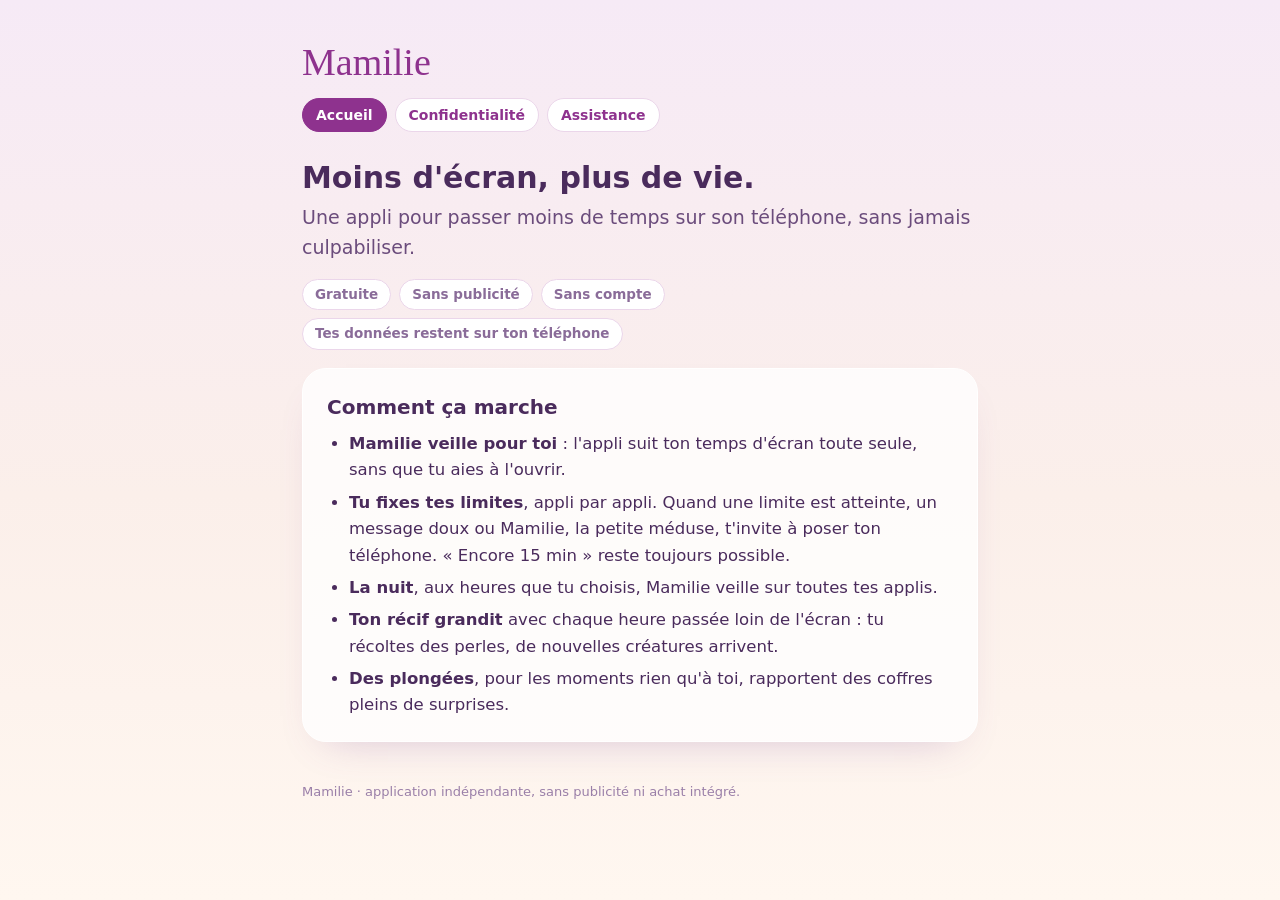
<file: index.html>
<!DOCTYPE html>
<html lang="fr">
<head>
<meta charset="utf-8">
<meta name="viewport" content="width=device-width, initial-scale=1">
<title>Mamilie · Moins d'écran, plus de vie</title>
<meta name="description" content="Une appli gratuite, sans pub et sans compte pour passer moins de temps sur son téléphone, sans culpabiliser.">
<link rel="stylesheet" href="style.css">
</head>
<body>
<main>
<header>
  <a class="logo" href="./">Mamilie</a>
  <nav><a href="./" aria-current="page">Accueil</a><a href="confidentialite.html">Confidentialité</a><a href="assistance.html">Assistance</a></nav>
</header>

<h1>Moins d'écran, plus de vie.</h1>
<p class="lead">Une appli pour passer moins de temps sur son téléphone, sans jamais culpabiliser.</p>
<div class="badges"><span>Gratuite</span><span>Sans publicité</span><span>Sans compte</span><span>Tes données restent sur ton téléphone</span></div>

<div class="card">
  <h2 style="margin-top:0">Comment ça marche</h2>
  <ul>
    <li><b>Mamilie veille pour toi</b> : l'appli suit ton temps d'écran toute seule, sans que tu aies à l'ouvrir.</li>
    <li><b>Tu fixes tes limites</b>, appli par appli. Quand une limite est atteinte, un message doux ou Mamilie, la petite méduse, t'invite à poser ton téléphone. « Encore 15 min » reste toujours possible.</li>
    <li><b>La nuit</b>, aux heures que tu choisis, Mamilie veille sur toutes tes applis.</li>
    <li><b>Ton récif grandit</b> avec chaque heure passée loin de l'écran : tu récoltes des perles, de nouvelles créatures arrivent.</li>
    <li><b>Des plongées</b>, pour les moments rien qu'à toi, rapportent des coffres pleins de surprises.</li>
  </ul>
</div>

<footer>Mamilie · application indépendante, sans publicité ni achat intégré.</footer>
</main>
</body>
</html>
</file>
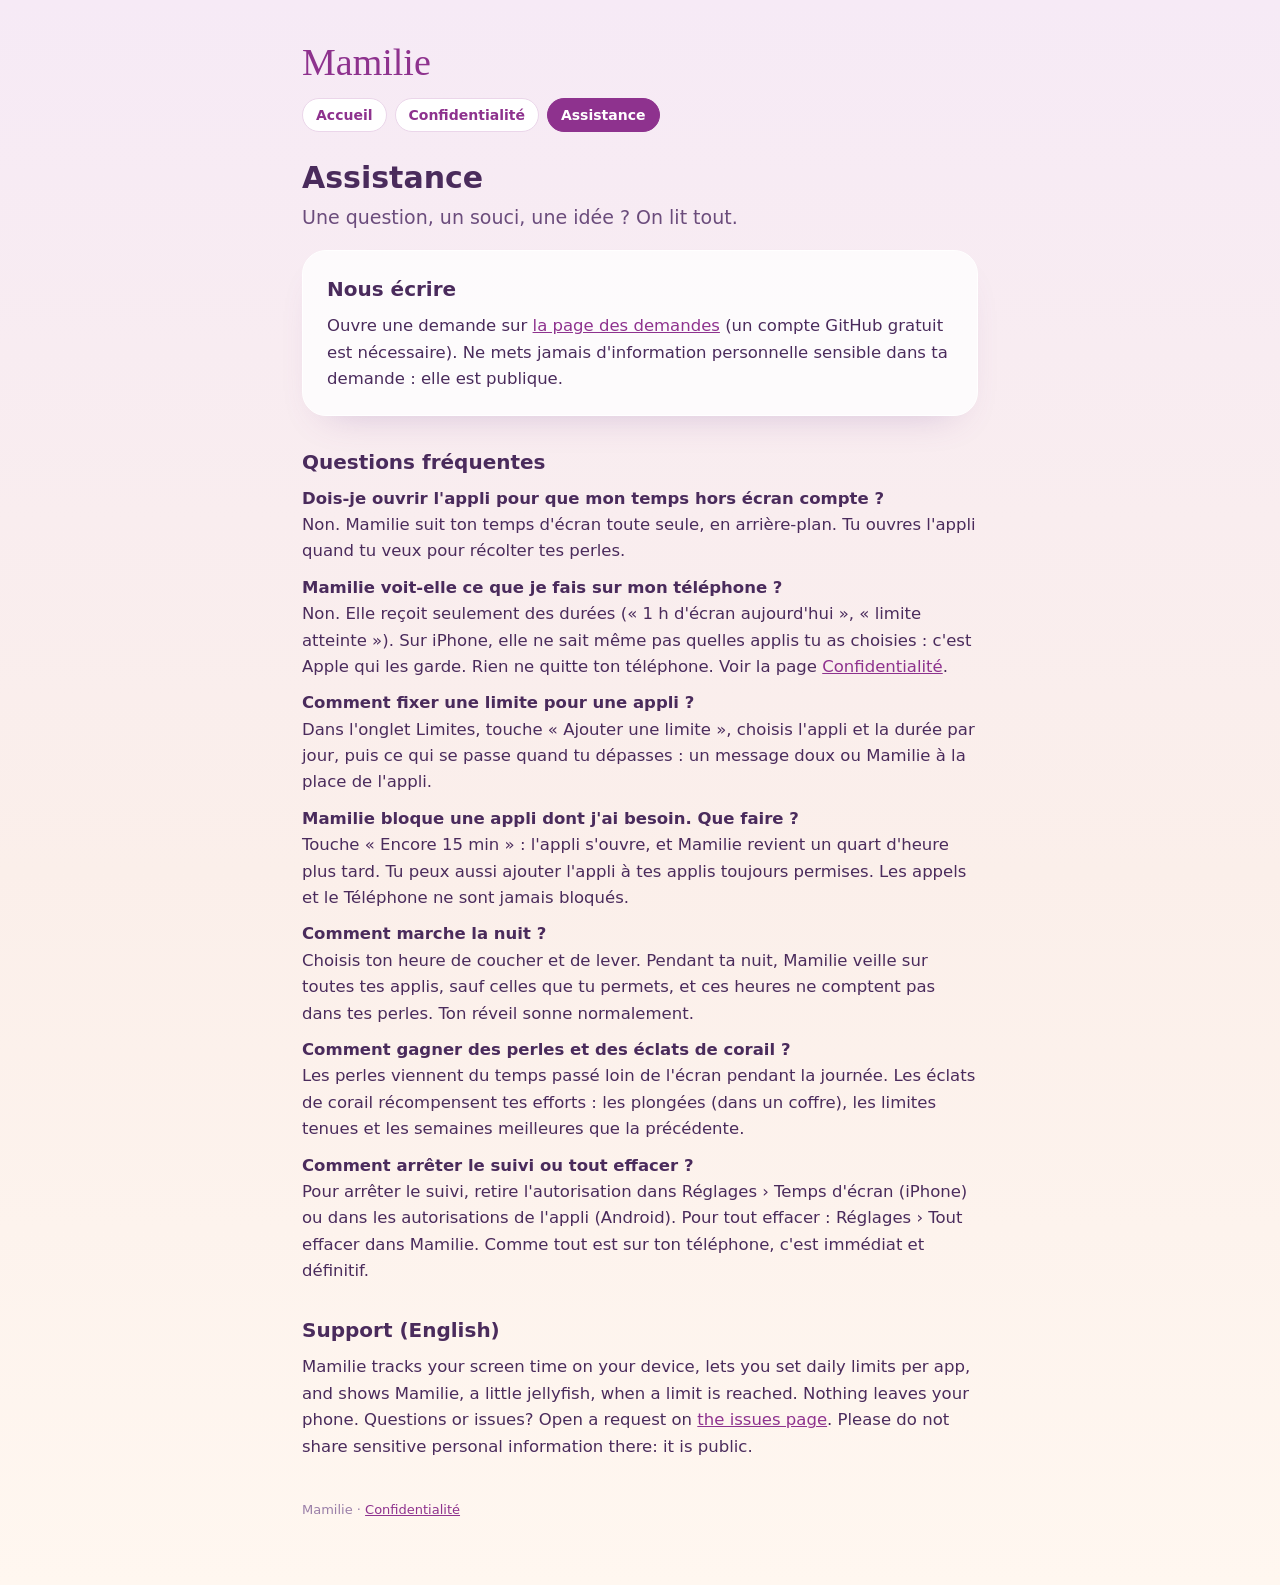
<file: assistance.html>
<!DOCTYPE html>
<html lang="fr">
<head>
<meta charset="utf-8">
<meta name="viewport" content="width=device-width, initial-scale=1">
<title>Assistance · Mamilie</title>
<link rel="stylesheet" href="style.css">
</head>
<body>
<main>
<header>
  <a class="logo" href="./">Mamilie</a>
  <nav><a href="./">Accueil</a><a href="confidentialite.html">Confidentialité</a><a href="assistance.html" aria-current="page">Assistance</a></nav>
</header>

<h1>Assistance</h1>
<p class="lead">Une question, un souci, une idée ? On lit tout.</p>

<div class="card">
  <h2 style="margin-top:0">Nous écrire</h2>
  <p>Ouvre une demande sur <a href="https://github.com/jojodughetto/letempsdevivre/issues">la page des demandes</a> (un compte GitHub gratuit est nécessaire). Ne mets jamais d'information personnelle sensible dans ta demande : elle est publique.</p>
</div>

<h2>Questions fréquentes</h2>
<p><b>Dois-je ouvrir l'appli pour que mon temps hors écran compte ?</b><br>Non. Mamilie suit ton temps d'écran toute seule, en arrière-plan. Tu ouvres l'appli quand tu veux pour récolter tes perles.</p>
<p><b>Mamilie voit-elle ce que je fais sur mon téléphone ?</b><br>Non. Elle reçoit seulement des durées (« 1 h d'écran aujourd'hui », « limite atteinte »). Sur iPhone, elle ne sait même pas quelles applis tu as choisies : c'est Apple qui les garde. Rien ne quitte ton téléphone. Voir la page <a href="confidentialite.html">Confidentialité</a>.</p>
<p><b>Comment fixer une limite pour une appli ?</b><br>Dans l'onglet Limites, touche « Ajouter une limite », choisis l'appli et la durée par jour, puis ce qui se passe quand tu dépasses : un message doux ou Mamilie à la place de l'appli.</p>
<p><b>Mamilie bloque une appli dont j'ai besoin. Que faire ?</b><br>Touche « Encore 15 min » : l'appli s'ouvre, et Mamilie revient un quart d'heure plus tard. Tu peux aussi ajouter l'appli à tes applis toujours permises. Les appels et le Téléphone ne sont jamais bloqués.</p>
<p><b>Comment marche la nuit ?</b><br>Choisis ton heure de coucher et de lever. Pendant ta nuit, Mamilie veille sur toutes tes applis, sauf celles que tu permets, et ces heures ne comptent pas dans tes perles. Ton réveil sonne normalement.</p>
<p><b>Comment gagner des perles et des éclats de corail ?</b><br>Les perles viennent du temps passé loin de l'écran pendant la journée. Les éclats de corail récompensent tes efforts : les plongées (dans un coffre), les limites tenues et les semaines meilleures que la précédente.</p>
<p><b>Comment arrêter le suivi ou tout effacer ?</b><br>Pour arrêter le suivi, retire l'autorisation dans Réglages › Temps d'écran (iPhone) ou dans les autorisations de l'appli (Android). Pour tout effacer : Réglages › Tout effacer dans Mamilie. Comme tout est sur ton téléphone, c'est immédiat et définitif.</p>

<h2>Support (English)</h2>
<p>Mamilie tracks your screen time on your device, lets you set daily limits per app, and shows Mamilie, a little jellyfish, when a limit is reached. Nothing leaves your phone. Questions or issues? Open a request on <a href="https://github.com/jojodughetto/letempsdevivre/issues">the issues page</a>. Please do not share sensitive personal information there: it is public.</p>

<footer>Mamilie · <a href="confidentialite.html">Confidentialité</a></footer>
</main>
</body>
</html>
</file>
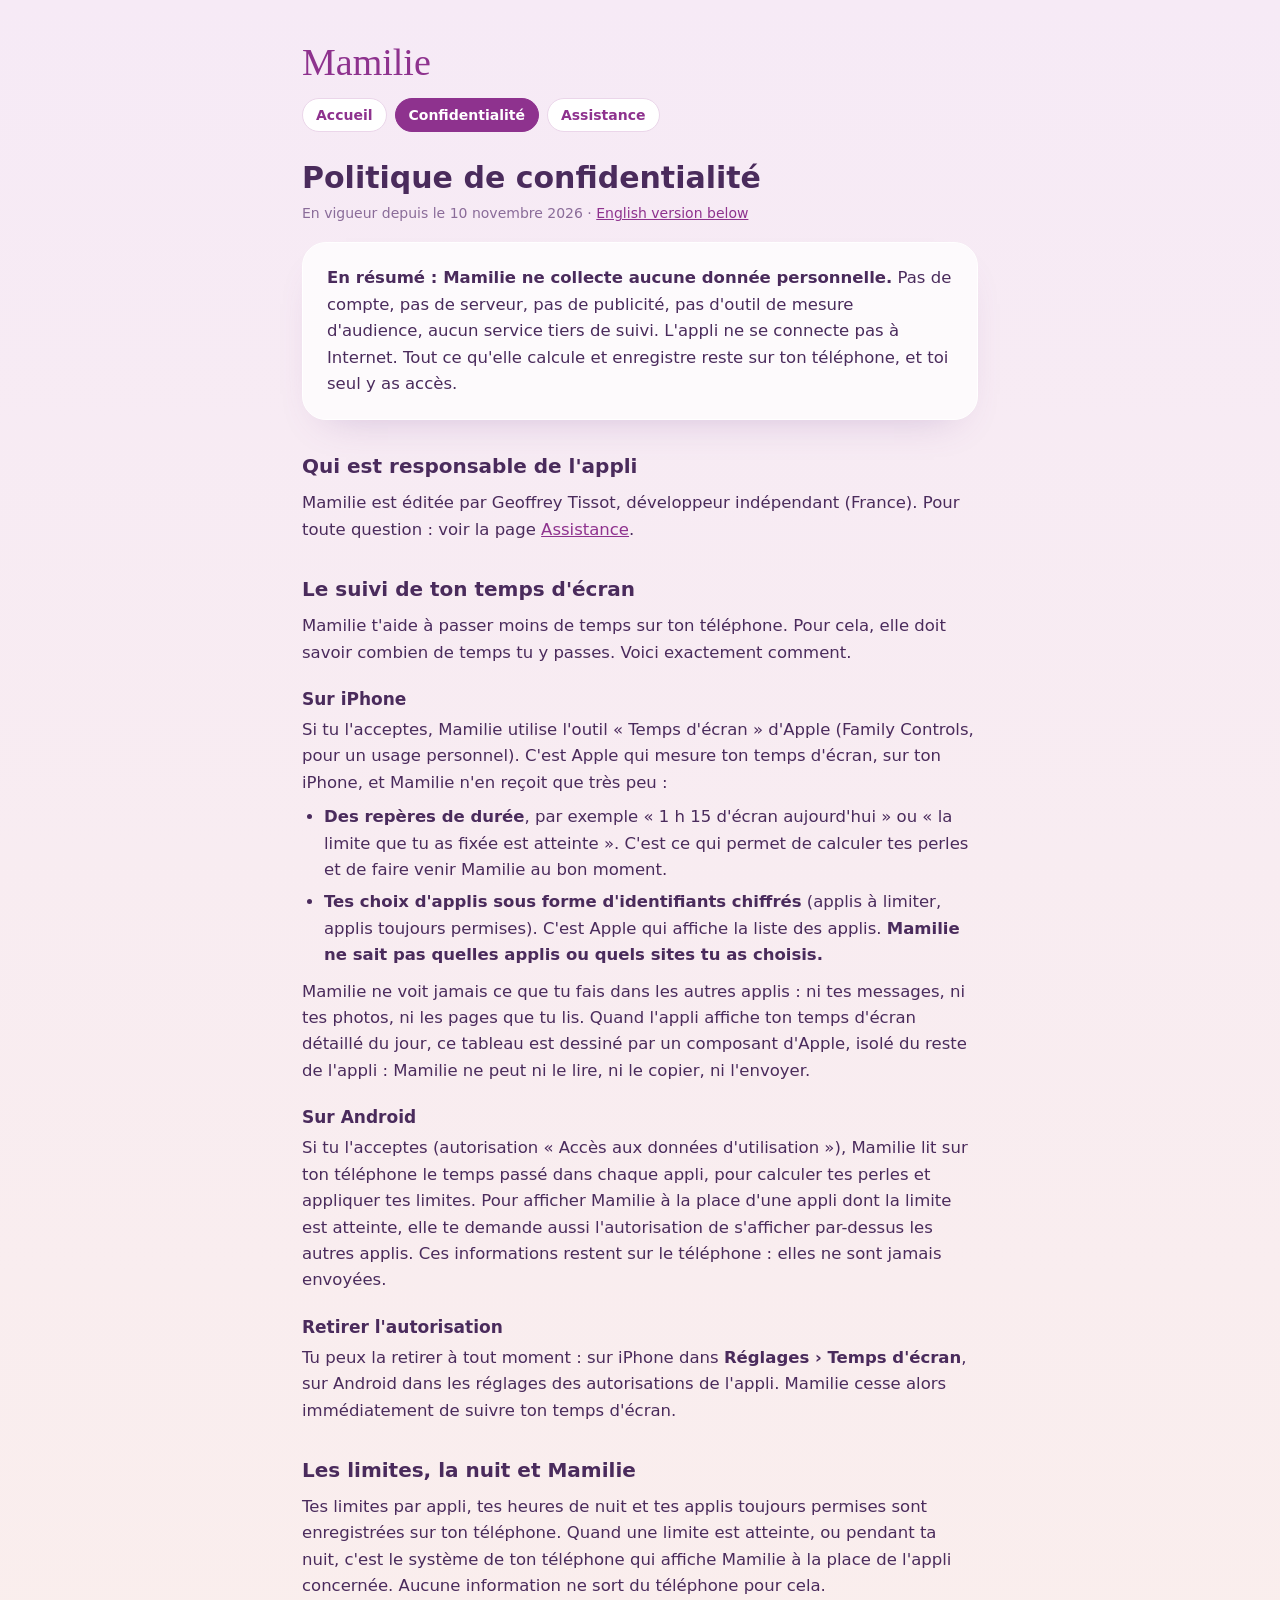
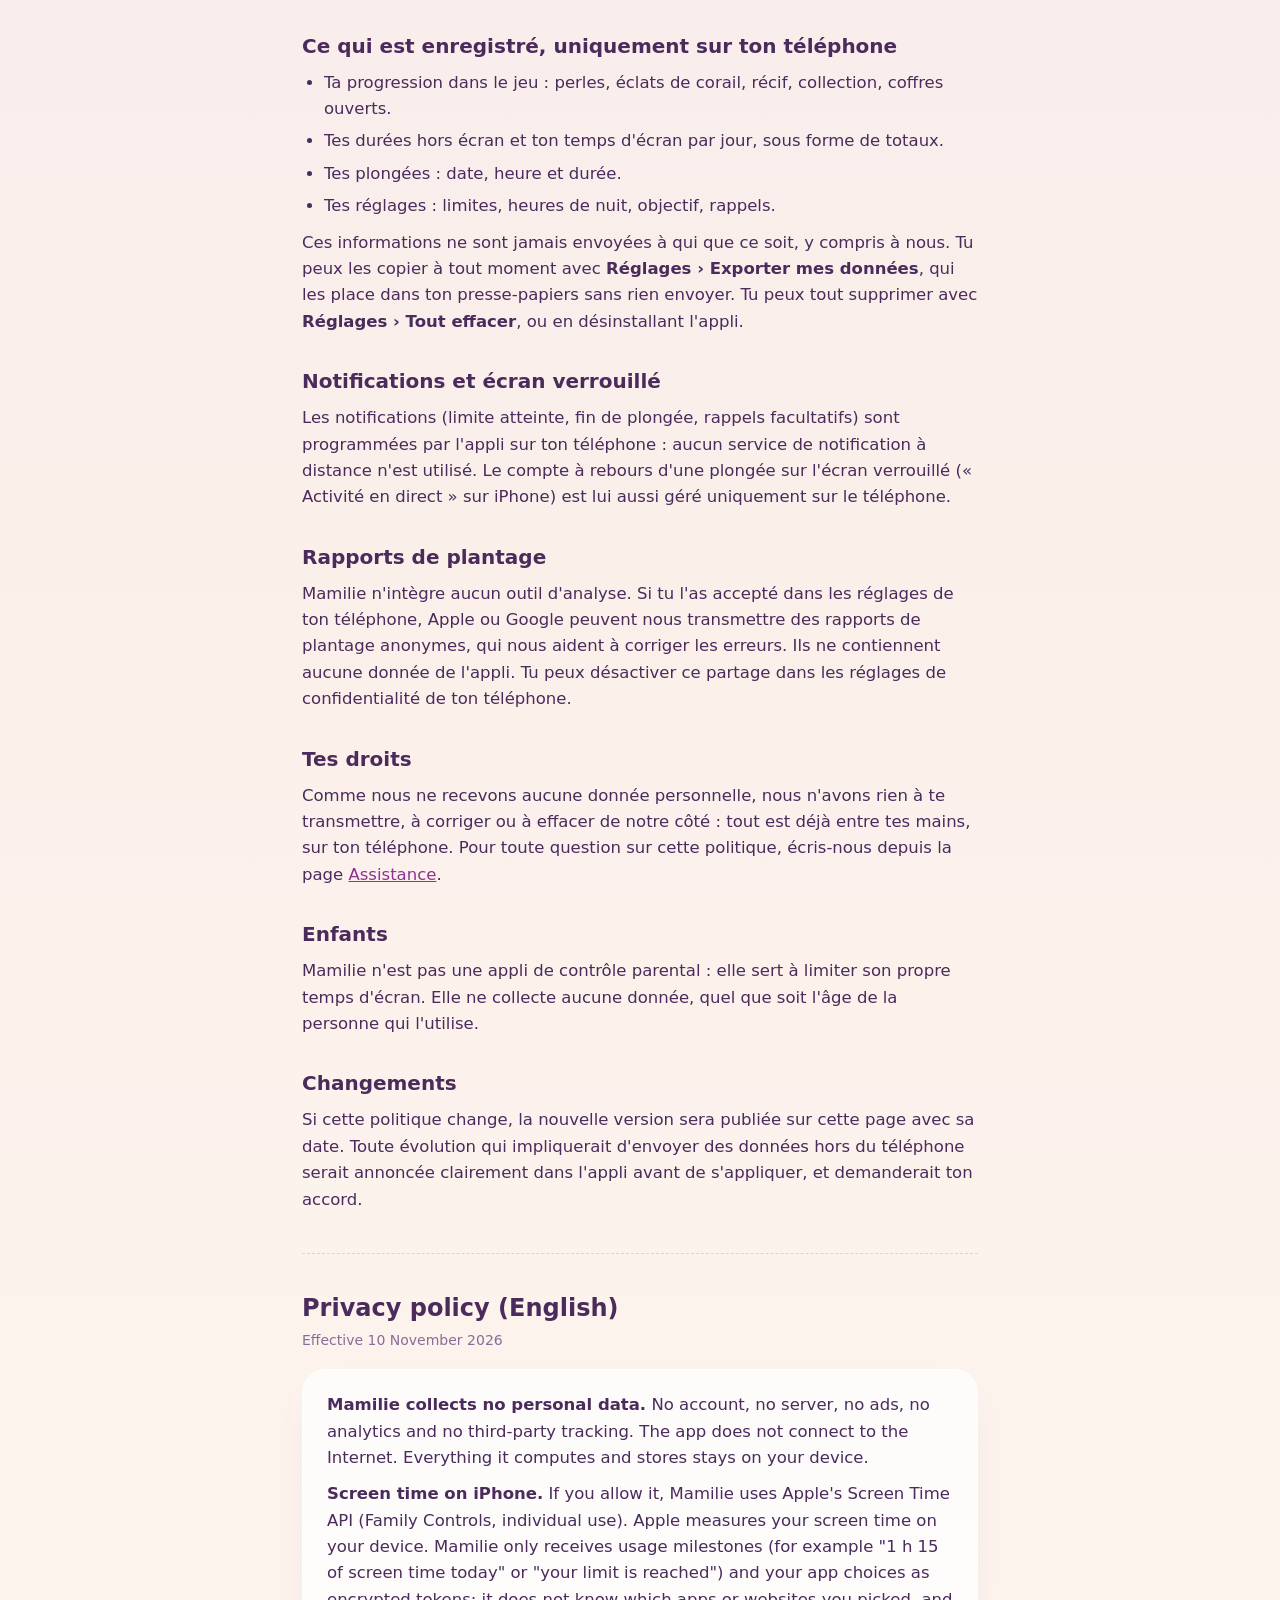
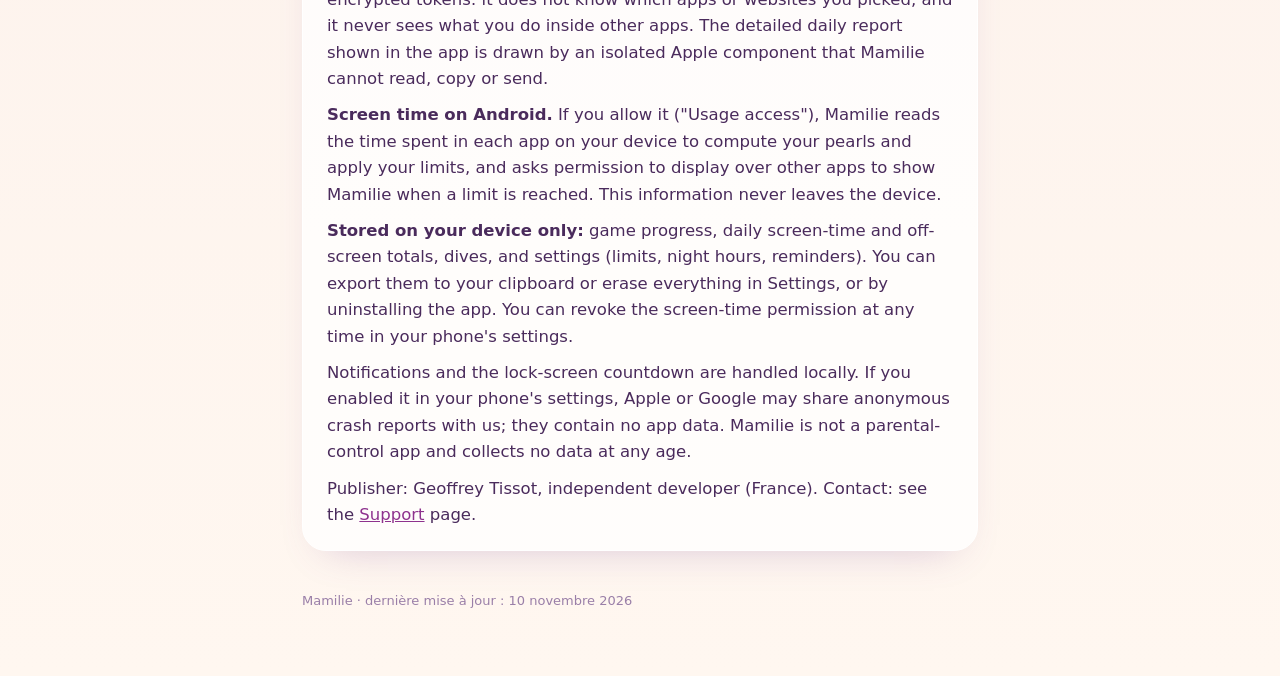
<file: confidentialite.html>
<!DOCTYPE html>
<html lang="fr">
<head>
<meta charset="utf-8">
<meta name="viewport" content="width=device-width, initial-scale=1">
<title>Confidentialité · Mamilie</title>
<link rel="stylesheet" href="style.css">
</head>
<body>
<main>
<header>
  <a class="logo" href="./">Mamilie</a>
  <nav><a href="./">Accueil</a><a href="confidentialite.html" aria-current="page">Confidentialité</a><a href="assistance.html">Assistance</a></nav>
</header>

<h1>Politique de confidentialité</h1>
<p class="muted">En vigueur depuis le 10 novembre 2026 · <a href="#english">English version below</a></p>

<div class="card">
  <p><b>En résumé : Mamilie ne collecte aucune donnée personnelle.</b> Pas de compte, pas de serveur, pas de publicité, pas d'outil de mesure d'audience, aucun service tiers de suivi. L'appli ne se connecte pas à Internet. Tout ce qu'elle calcule et enregistre reste sur ton téléphone, et toi seul y as accès.</p>
</div>

<h2>Qui est responsable de l'appli</h2>
<p>Mamilie est éditée par Geoffrey Tissot, développeur indépendant (France). Pour toute question : voir la page <a href="assistance.html">Assistance</a>.</p>

<h2>Le suivi de ton temps d'écran</h2>
<p>Mamilie t'aide à passer moins de temps sur ton téléphone. Pour cela, elle doit savoir combien de temps tu y passes. Voici exactement comment.</p>

<h3>Sur iPhone</h3>
<p>Si tu l'acceptes, Mamilie utilise l'outil « Temps d'écran » d'Apple (Family Controls, pour un usage personnel). C'est Apple qui mesure ton temps d'écran, sur ton iPhone, et Mamilie n'en reçoit que très peu :</p>
<ul>
  <li><b>Des repères de durée</b>, par exemple « 1 h 15 d'écran aujourd'hui » ou « la limite que tu as fixée est atteinte ». C'est ce qui permet de calculer tes perles et de faire venir Mamilie au bon moment.</li>
  <li><b>Tes choix d'applis sous forme d'identifiants chiffrés</b> (applis à limiter, applis toujours permises). C'est Apple qui affiche la liste des applis. <b>Mamilie ne sait pas quelles applis ou quels sites tu as choisis.</b></li>
</ul>
<p>Mamilie ne voit jamais ce que tu fais dans les autres applis : ni tes messages, ni tes photos, ni les pages que tu lis. Quand l'appli affiche ton temps d'écran détaillé du jour, ce tableau est dessiné par un composant d'Apple, isolé du reste de l'appli : Mamilie ne peut ni le lire, ni le copier, ni l'envoyer.</p>

<h3>Sur Android</h3>
<p>Si tu l'acceptes (autorisation « Accès aux données d'utilisation »), Mamilie lit sur ton téléphone le temps passé dans chaque appli, pour calculer tes perles et appliquer tes limites. Pour afficher Mamilie à la place d'une appli dont la limite est atteinte, elle te demande aussi l'autorisation de s'afficher par-dessus les autres applis. Ces informations restent sur le téléphone : elles ne sont jamais envoyées.</p>

<h3>Retirer l'autorisation</h3>
<p>Tu peux la retirer à tout moment : sur iPhone dans <b>Réglages › Temps d'écran</b>, sur Android dans les réglages des autorisations de l'appli. Mamilie cesse alors immédiatement de suivre ton temps d'écran.</p>

<h2>Les limites, la nuit et Mamilie</h2>
<p>Tes limites par appli, tes heures de nuit et tes applis toujours permises sont enregistrées sur ton téléphone. Quand une limite est atteinte, ou pendant ta nuit, c'est le système de ton téléphone qui affiche Mamilie à la place de l'appli concernée. Aucune information ne sort du téléphone pour cela.</p>

<h2>Ce qui est enregistré, uniquement sur ton téléphone</h2>
<ul>
  <li>Ta progression dans le jeu : perles, éclats de corail, récif, collection, coffres ouverts.</li>
  <li>Tes durées hors écran et ton temps d'écran par jour, sous forme de totaux.</li>
  <li>Tes plongées : date, heure et durée.</li>
  <li>Tes réglages : limites, heures de nuit, objectif, rappels.</li>
</ul>
<p>Ces informations ne sont jamais envoyées à qui que ce soit, y compris à nous. Tu peux les copier à tout moment avec <b>Réglages › Exporter mes données</b>, qui les place dans ton presse-papiers sans rien envoyer. Tu peux tout supprimer avec <b>Réglages › Tout effacer</b>, ou en désinstallant l'appli.</p>

<h2>Notifications et écran verrouillé</h2>
<p>Les notifications (limite atteinte, fin de plongée, rappels facultatifs) sont programmées par l'appli sur ton téléphone : aucun service de notification à distance n'est utilisé. Le compte à rebours d'une plongée sur l'écran verrouillé (« Activité en direct » sur iPhone) est lui aussi géré uniquement sur le téléphone.</p>

<h2>Rapports de plantage</h2>
<p>Mamilie n'intègre aucun outil d'analyse. Si tu l'as accepté dans les réglages de ton téléphone, Apple ou Google peuvent nous transmettre des rapports de plantage anonymes, qui nous aident à corriger les erreurs. Ils ne contiennent aucune donnée de l'appli. Tu peux désactiver ce partage dans les réglages de confidentialité de ton téléphone.</p>

<h2>Tes droits</h2>
<p>Comme nous ne recevons aucune donnée personnelle, nous n'avons rien à te transmettre, à corriger ou à effacer de notre côté : tout est déjà entre tes mains, sur ton téléphone. Pour toute question sur cette politique, écris-nous depuis la page <a href="assistance.html">Assistance</a>.</p>

<h2>Enfants</h2>
<p>Mamilie n'est pas une appli de contrôle parental : elle sert à limiter son propre temps d'écran. Elle ne collecte aucune donnée, quel que soit l'âge de la personne qui l'utilise.</p>

<h2>Changements</h2>
<p>Si cette politique change, la nouvelle version sera publiée sur cette page avec sa date. Toute évolution qui impliquerait d'envoyer des données hors du téléphone serait annoncée clairement dans l'appli avant de s'appliquer, et demanderait ton accord.</p>

<hr style="margin:40px 0;border:none;border-top:1px dashed #E3CDE4">

<h1 id="english" style="font-size:24px">Privacy policy (English)</h1>
<p class="muted">Effective 10 November 2026</p>
<div class="card">
  <p><b>Mamilie collects no personal data.</b> No account, no server, no ads, no analytics and no third-party tracking. The app does not connect to the Internet. Everything it computes and stores stays on your device.</p>
  <p><b>Screen time on iPhone.</b> If you allow it, Mamilie uses Apple's Screen Time API (Family Controls, individual use). Apple measures your screen time on your device. Mamilie only receives usage milestones (for example "1 h 15 of screen time today" or "your limit is reached") and your app choices as encrypted tokens: it does not know which apps or websites you picked, and it never sees what you do inside other apps. The detailed daily report shown in the app is drawn by an isolated Apple component that Mamilie cannot read, copy or send.</p>
  <p><b>Screen time on Android.</b> If you allow it ("Usage access"), Mamilie reads the time spent in each app on your device to compute your pearls and apply your limits, and asks permission to display over other apps to show Mamilie when a limit is reached. This information never leaves the device.</p>
  <p><b>Stored on your device only:</b> game progress, daily screen-time and off-screen totals, dives, and settings (limits, night hours, reminders). You can export them to your clipboard or erase everything in Settings, or by uninstalling the app. You can revoke the screen-time permission at any time in your phone's settings.</p>
  <p>Notifications and the lock-screen countdown are handled locally. If you enabled it in your phone's settings, Apple or Google may share anonymous crash reports with us; they contain no app data. Mamilie is not a parental-control app and collects no data at any age.</p>
  <p>Publisher: Geoffrey Tissot, independent developer (France). Contact: see the <a href="assistance.html">Support</a> page.</p>
</div>

<footer>Mamilie · dernière mise à jour : 10 novembre 2026</footer>
</main>
</body>
</html>
</file>
<file: style.css>
*{box-sizing:border-box;margin:0;padding:0}
body{font-family:system-ui,-apple-system,"Segoe UI",Roboto,sans-serif;color:#4A2B5C;line-height:1.6;background:linear-gradient(180deg,#F6EAF6 0%,#FBEFEA 55%,#FFF7F0 100%);min-height:100vh}
main{max-width:720px;margin:0 auto;padding:40px 22px 64px}
header{margin-bottom:28px}
.logo{font-family:"Brush Script MT","Snell Roundhand",cursive;font-size:38px;color:#8E328E;text-decoration:none;line-height:1.2}
nav{display:flex;flex-wrap:wrap;gap:8px;margin-top:12px}
nav a{font-size:14px;font-weight:600;padding:5px 13px;border-radius:999px;background:#fff;border:1px solid #EBD6EA;color:#8E328E;text-decoration:none}
nav a[aria-current]{background:#8E328E;color:#fff;border-color:#8E328E}
h1{font-size:30px;line-height:1.2;margin:8px 0 6px}
h2{font-size:20px;margin:30px 0 8px}
p,li{font-size:16.5px}
p+p{margin-top:10px}
ul{margin:8px 0 0 22px}
li+li{margin-top:6px}
.card{background:#FFFFFFC8;border:1px solid #fff;border-radius:24px;padding:22px 24px;box-shadow:0 18px 40px -24px #7A4A9A55;margin-top:18px}
.muted{color:#8A6C99;font-size:14px}
.lead{font-size:19px;color:#6B4C7C}
a{color:#8E328E}
.badges{display:flex;flex-wrap:wrap;gap:8px;margin-top:16px}
.badges span{font-size:13.5px;font-weight:600;padding:4px 12px;border-radius:999px;background:#fff;border:1px solid #EBD6EA;color:#8A6C99}
footer{margin-top:40px;font-size:13px;color:#9A7FA8}
h3{font-size:17px;margin:20px 0 4px}
ul+p{margin-top:10px}
</file>
